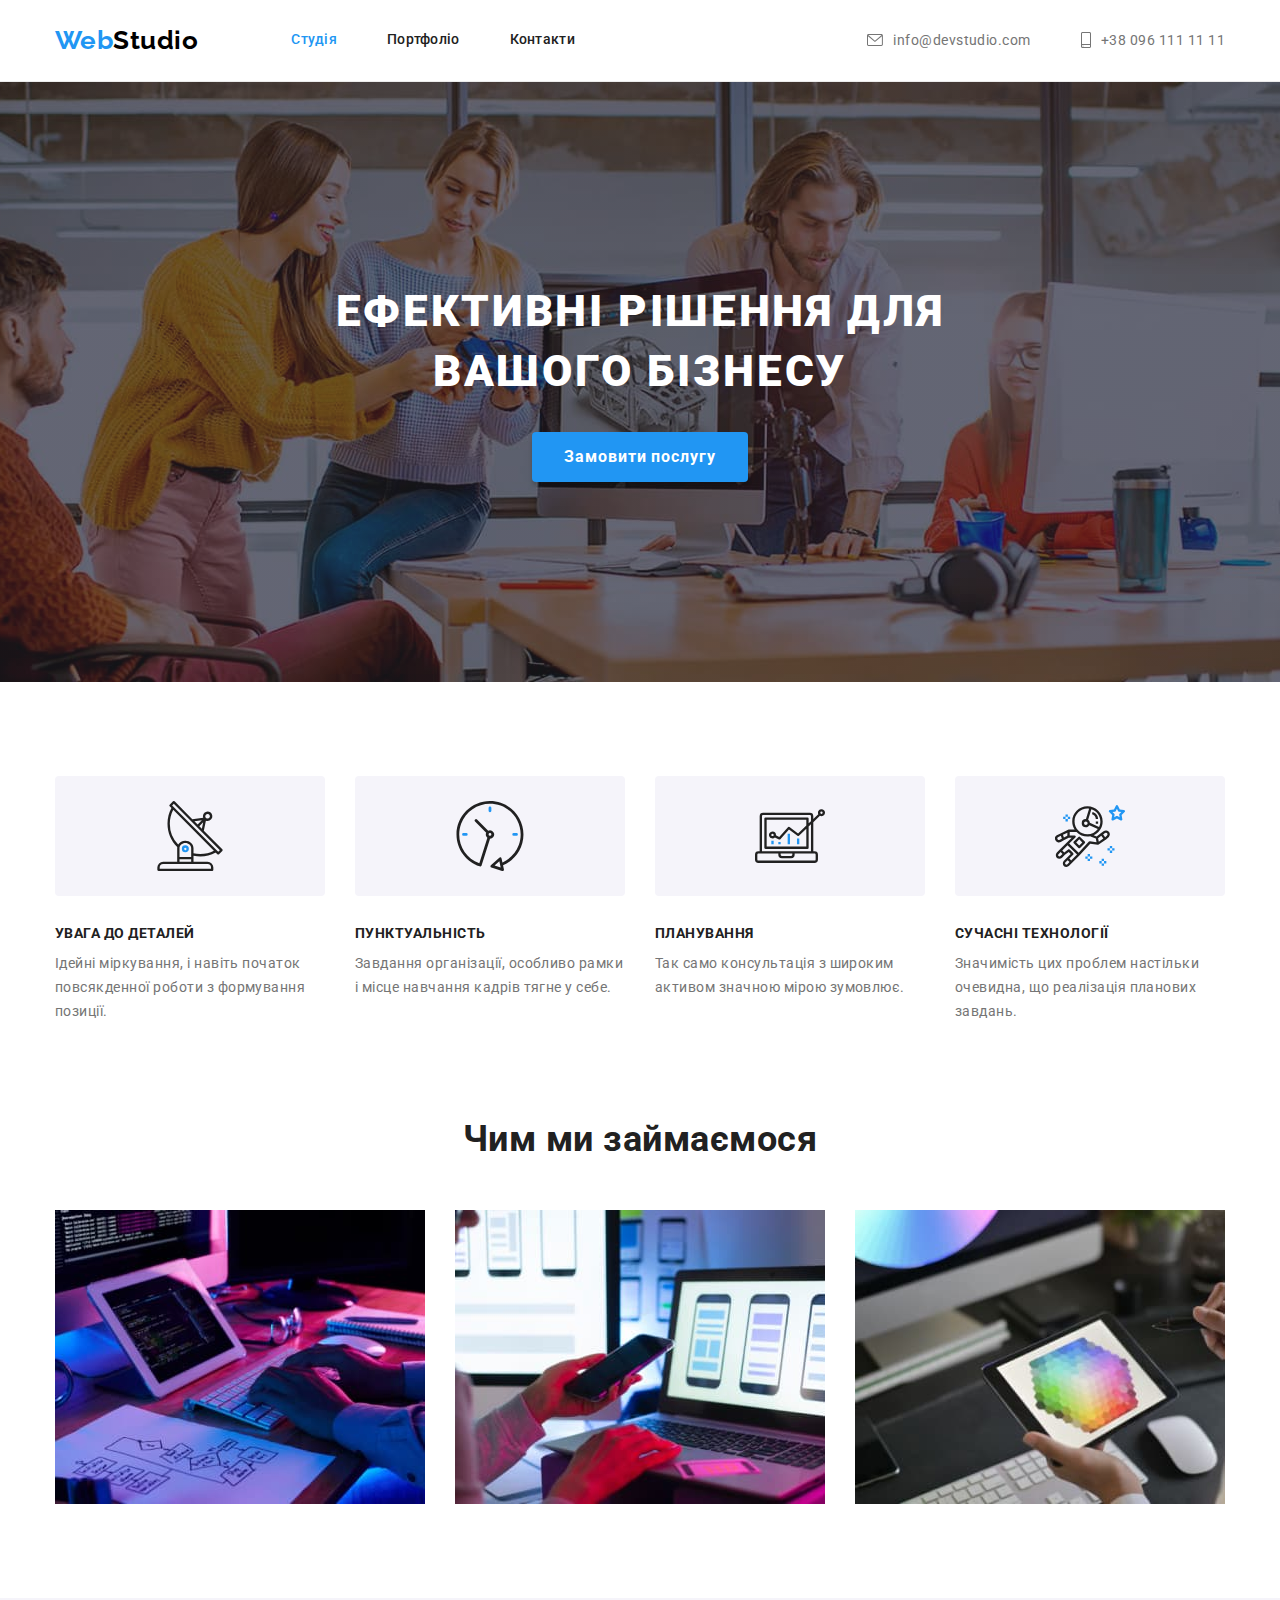
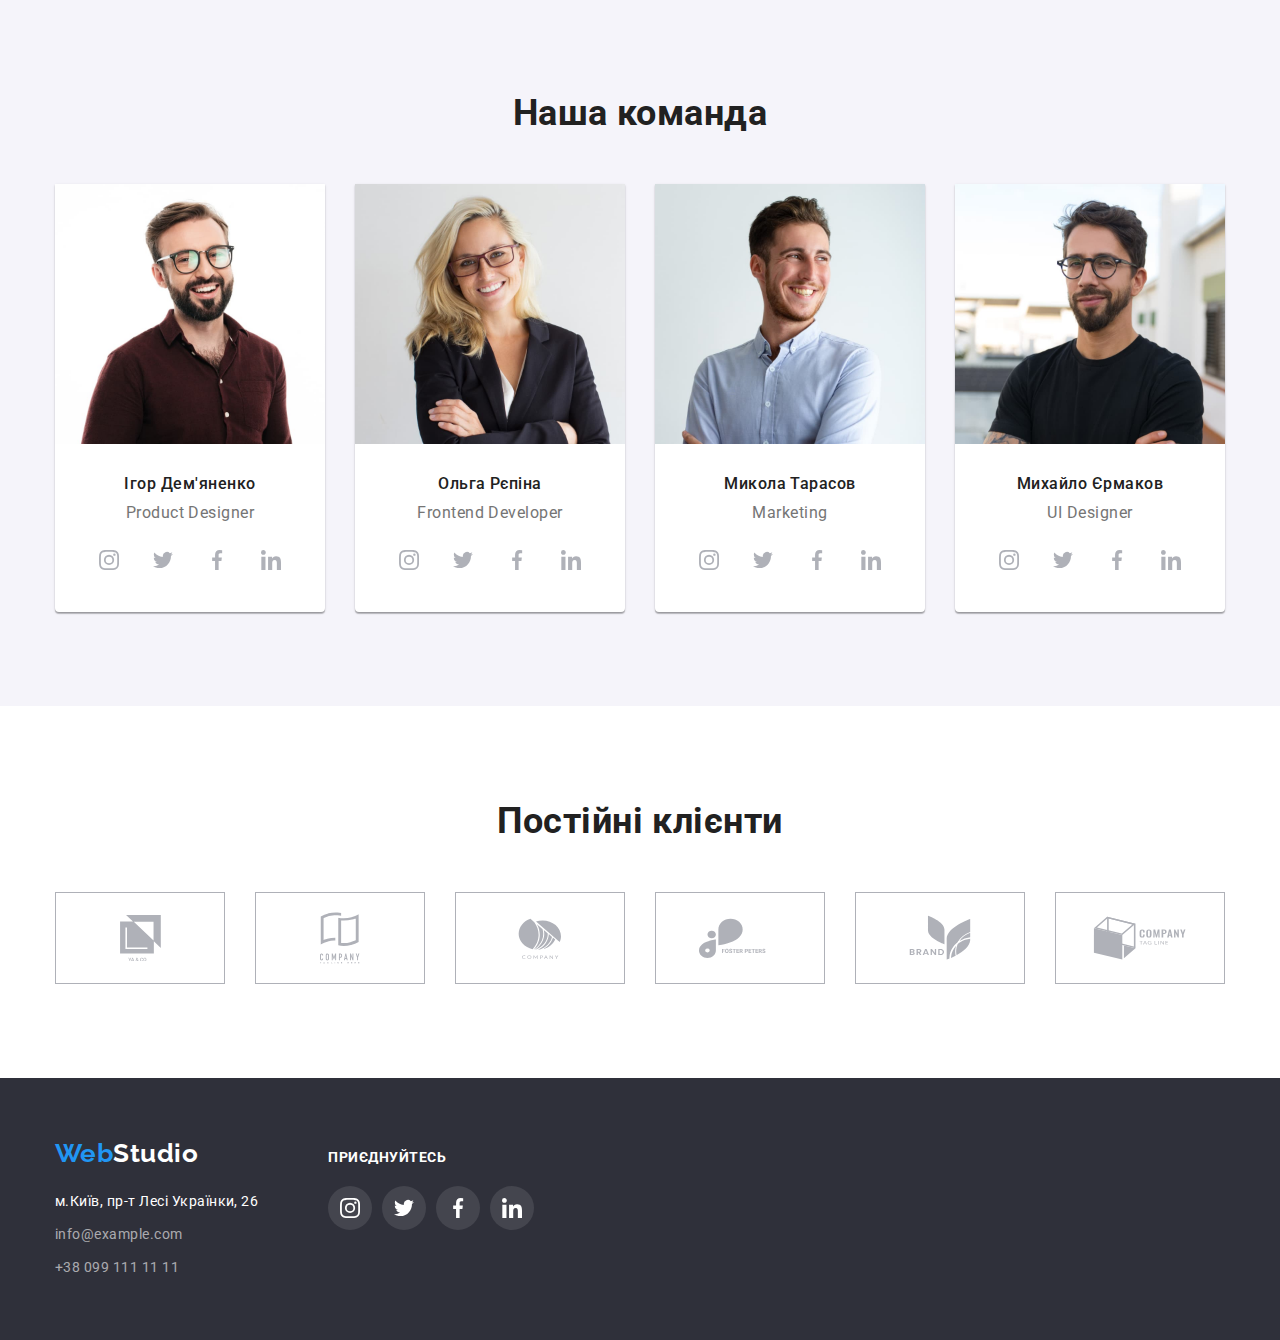
<file: index.html>
<!DOCTYPE html>
<html lang="uk">
  <head>
    <meta charset="UTF-8" />
    <meta http-equiv="X-UA-Compatible" content="IE=edge" />
    <meta name="viewport" content="width=device-width, initial-scale=1.0" />
    <title>Homework4</title>
    <link rel="preconnect" href="https://fonts.googleapis.com" />
    <link rel="preconnect" href="https://fonts.gstatic.com" crossorigin />
    <link
      href="https://fonts.googleapis.com/css2?family=Oleo+Script&family=Raleway:wght@700&family=Roboto:wght@400;500;700;900&display=swap"
      rel="stylesheet"
    />
    <link
      rel="stylesheet"
      href="https://cdnjs.cloudflare.com/ajax/libs/modern-normalize/1.1.0/modern-normalize.min.css"
    />
    <link rel="stylesheet" href="./css/styles.css" />
  </head>
  <body>
    <!--шапка сторінки-->
    <header class="page-header">
      <div class="container main-nav">
        <a href="./index.html" class="logo"
          ><span class="logo-accent">Web</span>Studio</a
        >
        <nav>
          <ul class="site-nav">
            <li class="item">
              <a href="./index.html" class="link-active">Студія</a>
            </li>
            <li class="item">
              <a href="./portfolio.html" class="link">Портфоліо</a>
            </li>
            <li class="item"><a href="" class="link">Контакти</a></li>
          </ul>
        </nav>
        <ul class="contacts">
          <li class="item">
            <a href="mailto:info@devstudio.com" class="link-contacts">
              <svg class="icon-email" width="16" height="12">
                <use href="./images/icons.svg#icon-envelope"></use>
              </svg>
              info@devstudio.com</a
            >
          </li>
          <li class="item">
            <a href="tel:+380961111111" class="link-contacts">
              <svg class="icon-telephone" width="10" height="16">
                <use href="./images/icons.svg#icon-smartphone"></use>
              </svg>
              +38 096 111 11 11</a
            >
          </li>
        </ul>
      </div>
    </header>
    <!--основна частина сторінки-->
    <main>
      <!--секція Герой-->
      <section class="hero">
        <div class="container">
          <h1 class="hero-title">Ефективні рішення для вашого бізнесу</h1>
          <button type="button" class="hero-button">Замовити послугу</button>
        </div>
      </section>

      <!--секція Особливості-->
      <section class="section">
        <div class="container">
          <h2 class="visually-hidden">Наші особливості</h2>
          <ul class="section-ul">
            <li class="advantades-li">
              <div class="icon-advantages">
                <svg class="icon-item" width="70px" height="70px">
                  <use href="./images/icons.svg#icon-antenna"></use>
                </svg>
              </div>
              <h3 class="advantages-title">Увага до деталей</h3>
              <p class="advantages-paragraph">
                Ідейні міркування, і навіть початок повсякденної роботи з
                формування позиції.
              </p>
            </li>
            <li class="advantades-li">
              <div class="icon-advantages">
                <svg class="icon-item" width="70px" height="70px">
                  <use href="./images/icons.svg#icon-clock"></use>
                </svg>
              </div>
              <h3 class="advantages-title">Пунктуальність</h3>
              <p class="advantages-paragraph">
                Завдання організації, особливо рамки і місце навчання кадрів
                тягне у себе.
              </p>
            </li>
            <li class="advantades-li">
              <div class="icon-advantages">
                <svg class="icon-item" width="70px" height="70px">
                  <use href="./images/icons.svg#icon-diagram"></use>
                </svg>
              </div>
              <h3 class="advantages-title">Планування</h3>
              <p class="advantages-paragraph">
                Так само консультація з широким активом значною мірою зумовлює.
              </p>
            </li>
            <li class="advantades-li">
              <div class="icon-advantages">
                <svg class="icon-item" width="70px" height="70px">
                  <use href="./images/icons.svg#icon-astronaut"></use>
                </svg>
              </div>
              <h3 class="advantages-title">Сучасні технології</h3>
              <p class="advantages-paragraph">
                Значимість цих проблем настільки очевидна, що реалізація
                планових завдань.
              </p>
            </li>
          </ul>
        </div>
      </section>

      <!--секція Чим ми займаємося-->
      <section class="section occupation">
        <div class="container">
          <h2 class="our-occupation">Чим ми займаємося</h2>
          <ul class="section-ul">
            <li class="item">
              <img
                src="./images/img1.jpg"
                alt="набір коду на клавіатурі"
                width="370"
              />
            </li>
            <li class="item">
              <img
                src="./images/img2.jpg"
                alt="макет майбутнього дизайну сторінки або застосунку"
                width="370"
              />
            </li>
            <li class="item">
              <img src="./images/img3.jpg" alt="палітра кольорів" width="370" />
            </li>
          </ul>
        </div>
      </section>

      <!--секція Наша команда-->
      <section class="section team">
        <div class="container">
          <h2 class="title-team">Наша команда</h2>
          <ul class="section-ul">
            <li class="member-card">
              <img
                src="./images/team/img1.jpg"
                alt="Ігор Дем'яненко"
                width="270"
              />
              <div class="member-block">
                <h3 class="member-name">Ігор Дем'яненко</h3>
                <p class="member-department">Product Designer</p>
                <ul class="connect-block">
                  <li class="social-block-item">
                    <a
                      href=""
                      class="social-block-link"
                      rel="noopener noreferrer"
                      target="_blank"
                    >
                      <svg class="icon" width="20" height="20">
                        <use href="./images/icons.svg#icon-instagram"></use>
                      </svg>
                    </a>
                  </li>
                  <li class="social-block-item">
                    <a
                      href=""
                      class="social-block-link"
                      target="_blank"
                      rel="noopener noreferrer"
                    >
                      <svg class="icon" width="20" height="20">
                        <use href="./images/icons.svg#icon-twitter"></use>
                      </svg>
                    </a>
                  </li>
                  <li class="social-block-item">
                    <a
                      href=""
                      class="social-block-link"
                      rel="noopener noreferrer"
                      target="_blank"
                    >
                      <svg class="icon" width="20" height="20">
                        <use href="./images/icons.svg#icon-facebook"></use>
                      </svg>
                    </a>
                  </li>
                  <li class="social-block-item">
                    <a
                      href=""
                      class="social-block-link"
                      rel="noopener noreferrer"
                      target="_blank"
                    >
                      <svg class="icon" width="20" height="20">
                        <use href="./images/icons.svg#icon-linkedin"></use>
                      </svg>
                    </a>
                  </li>
                </ul>
              </div>
            </li>
            <li class="member-card">
              <img
                src="./images/team/img2.jpg"
                alt="Ольга Рєпіна"
                width="270"
              />
              <div class="member-block">
                <h3 class="member-name">Ольга Рєпіна</h3>
                <p class="member-department">Frontend Developer</p>
                <ul class="connect-block">
                  <li class="social-block-item">
                    <a
                      href=""
                      class="social-block-link"
                      rel="noopener noreferrer"
                      target="_blank"
                    >
                      <svg class="icon" width="20" height="20">
                        <use href="./images/icons.svg#icon-instagram"></use>
                      </svg>
                    </a>
                  </li>
                  <li class="social-block-item">
                    <a
                      href=""
                      class="social-block-link"
                      target="_blank"
                      rel="noopener noreferrer"
                    >
                      <svg class="icon" width="20" height="20">
                        <use href="./images/icons.svg#icon-twitter"></use>
                      </svg>
                    </a>
                  </li>
                  <li class="social-block-item">
                    <a
                      href=""
                      class="social-block-link"
                      rel="noopener noreferrer"
                      target="_blank"
                    >
                      <svg class="icon" width="20" height="20">
                        <use href="./images/icons.svg#icon-facebook"></use>
                      </svg>
                    </a>
                  </li>
                  <li class="social-block-item">
                    <a
                      href=""
                      class="social-block-link"
                      rel="noopener noreferrer"
                      target="_blank"
                    >
                      <svg class="icon" width="20" height="20">
                        <use href="./images/icons.svg#icon-linkedin"></use>
                      </svg>
                    </a>
                  </li>
                </ul>
              </div>
            </li>
            <li class="member-card">
              <img
                src="./images/team/img3.jpg"
                alt="Микола Тарасов"
                width="270"
              />
              <div class="member-block">
                <h3 class="member-name">Микола Тарасов</h3>
                <p class="member-department">Marketing</p>
                <ul class="connect-block">
                  <li class="social-block-item">
                    <a
                      href=""
                      class="social-block-link"
                      rel="noopener noreferrer"
                      target="_blank"
                    >
                      <svg class="icon" width="20" height="20">
                        <use href="./images/icons.svg#icon-instagram"></use>
                      </svg>
                    </a>
                  </li>
                  <li class="social-block-item">
                    <a
                      href=""
                      class="social-block-link"
                      target="_blank"
                      rel="noopener noreferrer"
                    >
                      <svg class="icon" width="20" height="20">
                        <use href="./images/icons.svg#icon-twitter"></use>
                      </svg>
                    </a>
                  </li>
                  <li class="social-block-item">
                    <a
                      href=""
                      class="social-block-link"
                      rel="noopener noreferrer"
                      target="_blank"
                    >
                      <svg class="icon" width="20" height="20">
                        <use href="./images/icons.svg#icon-facebook"></use>
                      </svg>
                    </a>
                  </li>
                  <li class="social-block-item">
                    <a
                      href=""
                      class="social-block-link"
                      rel="noopener noreferrer"
                      target="_blank"
                    >
                      <svg class="icon" width="20" height="20">
                        <use href="./images/icons.svg#icon-linkedin"></use>
                      </svg>
                    </a>
                  </li>
                </ul>
              </div>
            </li>
            <li class="member-card">
              <img
                src="./images/team/img4.jpg"
                alt="Михайло Єрмаков"
                width="270"
              />
              <div class="member-block">
                <h3 class="member-name">Михайло Єрмаков</h3>
                <p class="member-department">UI Designer</p>
                <ul class="connect-block">
                  <li class="social-block-item">
                    <a
                      href=""
                      class="social-block-link"
                      rel="noopener noreferrer"
                      target="_blank"
                    >
                      <svg class="icon" width="20" height="20">
                        <use href="./images/icons.svg#icon-instagram"></use>
                      </svg>
                    </a>
                  </li>
                  <li class="social-block-item">
                    <a
                      href=""
                      class="social-block-link"
                      target="_blank"
                      rel="noopener noreferrer"
                    >
                      <svg class="icon" width="20" height="20">
                        <use href="./images/icons.svg#icon-twitter"></use>
                      </svg>
                    </a>
                  </li>
                  <li class="social-block-item">
                    <a
                      href=""
                      class="social-block-link"
                      rel="noopener noreferrer"
                      target="_blank"
                    >
                      <svg class="icon" width="20" height="20">
                        <use href="./images/icons.svg#icon-facebook"></use>
                      </svg>
                    </a>
                  </li>
                  <li class="social-block-item">
                    <a
                      href=""
                      class="social-block-link"
                      rel="noopener noreferrer"
                      target="_blank"
                    >
                      <svg class="icon" width="20" height="20">
                        <use href="./images/icons.svg#icon-linkedin"></use>
                      </svg>
                    </a>
                  </li>
                </ul>
              </div>
            </li>
          </ul>
        </div>
      </section>
    </main>

    <!--Секція Постійні клієнти-->
    <section class="section">
      <div class="container">
        <h2 class="title-team">Постійні клієнти</h2>
        <ul class="clients">
          <li class="clients-block">
            <a
              href=""
              class="clients-link"
              target="_blank"
              rel="noreferrer noopener nofollow"
            >
              <svg class="icon-clients" width="41" height="46.7">
                <use href="./images/icons.svg#icon-client1"></use>
              </svg>
            </a>
          </li>
          <li class="clients-block">
            <a
              href=""
              class="clients-link"
              target="_blank"
              rel="noreferrer noopener"
            >
              <svg class="icon-clients" width="40" height="52">
                <use href="./images/icons.svg#icon-client2"></use>
              </svg>
            </a>
          </li>
          <li class="clients-block">
            <a
              href=""
              class="clients-link"
              target="_blank"
              rel="noreferrer noopener"
            >
              <svg class="icon-clients" width="43.46" height="41.18">
                <use href="./images/icons.svg#icon-client3"></use>
              </svg>
            </a>
          </li>
          <li class="clients-block">
            <a
              href=""
              class="clients-link"
              target="_blank"
              rel="noreferrer noopener"
            >
              <svg class="icon-clients" width="84.44" height="40.62">
                <use href="./images/icons.svg#icon-client4"></use>
              </svg>
            </a>
          </li>
          <li class="clients-block">
            <a
              href=""
              class="clients-link"
              target="_blank"
              rel="noreferrer noopener"
            >
              <svg class="icon-clients" width="62.54" height="45.43">
                <use href="./images/icons.svg#icon-client5"></use>
              </svg>
            </a>
          </li>
          <li class="clients-block">
            <a
              href=""
              class="clients-link"
              target="_blank"
              rel="noreferrer noopener"
            >
              <svg class="icon-clients" width="93.79" height="43.93">
                <use href="./images/icons.svg#icon-client6"></use>
              </svg>
            </a>
          </li>
        </ul>
      </div>
    </section>

    <!--Секція footer-->
    <footer class="footer">
      <div class="container footer-list">
        <div class="footer-address">
          <a href="./index.html" class="logo-footer"
            ><span class="logo-accent">Web</span>Studio</a
          >
          <address class="address">
            <ul class="contacts-list">
              <li class="contacts-item">
                <a
                  href="https://goo.gl/maps/CPtrU1FHBa2aNyZL9"
                  target="_blank"
                  rel="noopener noreferrer nofollow"
                  class="link-address"
                  >м.Київ, пр-т Лесі Українки, 26</a
                >
              </li>
              <li class="contacts-item">
                <a href="mailto:info@example.com" class="link-footer"
                  >info@example.com</a
                >
              </li>
              <li class="contacts-item">
                <a href="tel:+380991111111" class="link-footer"
                  >+38 099 111 11 11</a
                >
              </li>
            </ul>
          </address>
        </div>

        <div class="connect">
          <p class="connect-text">приєднуйтесь</p>
          <ul class="connect-block">
            <li class="social-block-item">
              <a
                href=""
                class="social-block-link"
                rel="noopener noreferrer"
                target="_blank"
              >
                <svg class="icon" width="20" height="20">
                  <use href="./images/icons.svg#icon-instagram"></use>
                </svg>
              </a>
            </li>
            <li class="social-block-item">
              <a
                href=""
                class="social-block-link"
                target="_blank"
                rel="noopener noreferrer"
              >
                <svg class="icon" width="20" height="20">
                  <use href="./images/icons.svg#icon-twitter"></use>
                </svg>
              </a>
            </li>
            <li class="social-block-item">
              <a
                href=""
                class="social-block-link"
                rel="noopener noreferrer"
                target="_blank"
              >
                <svg class="icon" width="20" height="20">
                  <use href="./images/icons.svg#icon-facebook"></use>
                </svg>
              </a>
            </li>
            <li class="social-block-item">
              <a
                href=""
                class="social-block-link"
                rel="noopener noreferrer"
                target="_blank"
              >
                <svg class="icon" width="20" height="20">
                  <use href="./images/icons.svg#icon-linkedin"></use>
                </svg>
              </a>
            </li>
          </ul>
        </div>
      </div>
    </footer>
  </body>
</html>
</file>
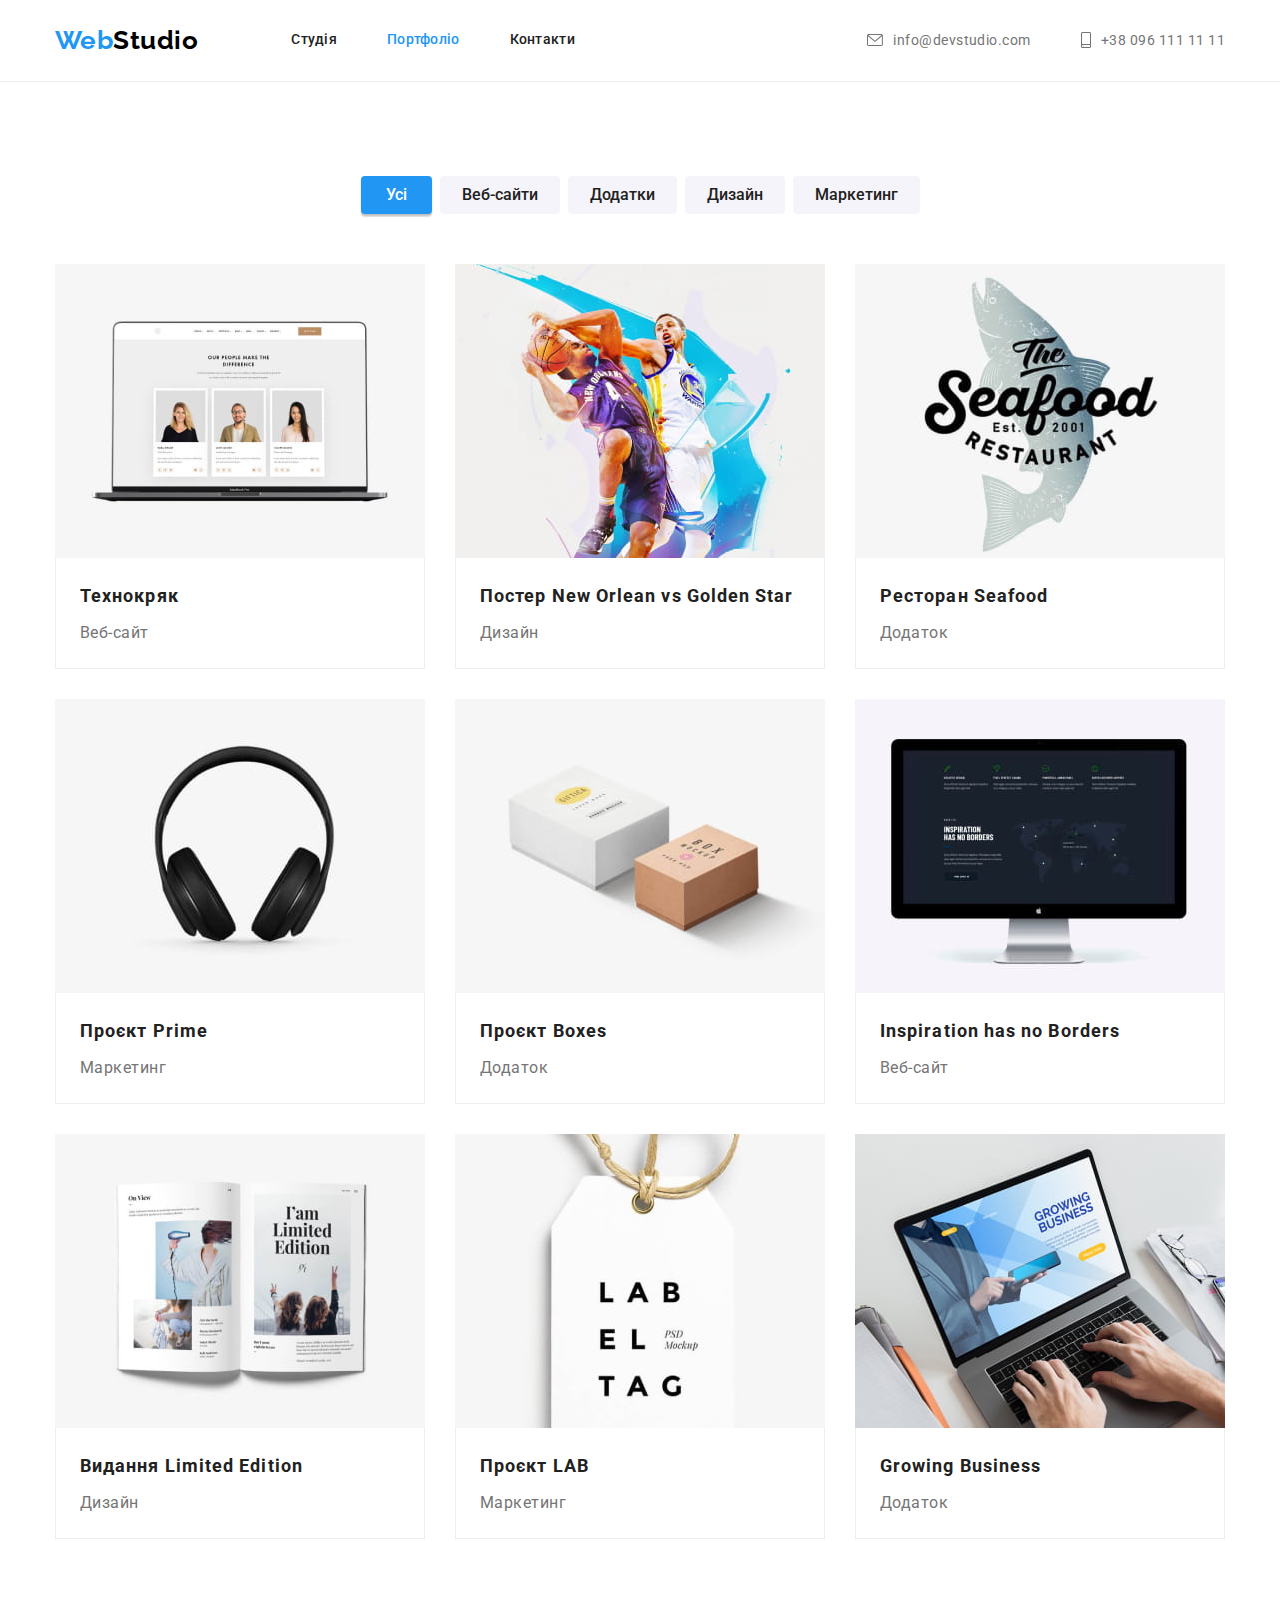
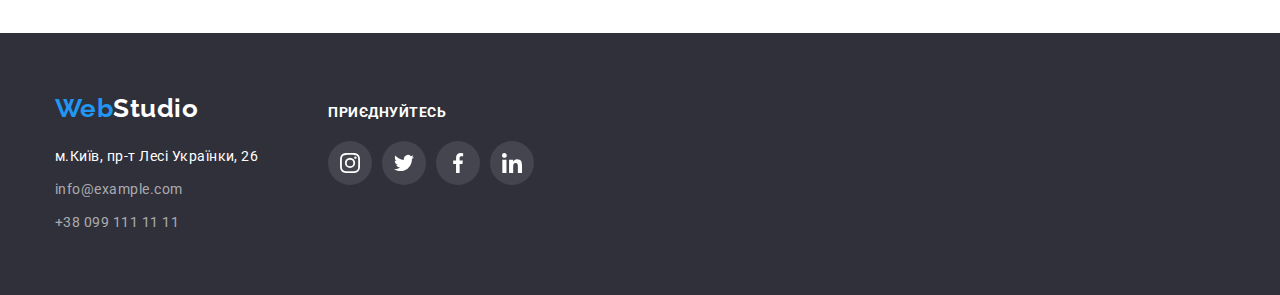
<file: portfolio.html>
<!DOCTYPE html>
<html lang="uk">
  <head>
    <meta charset="UTF-8" />
    <meta http-equiv="X-UA-Compatible" content="IE=edge" />
    <meta name="viewport" content="width=device-width, initial-scale=1.0" />
    <title>Portfolio</title>
    <link rel="preconnect" href="https://fonts.googleapis.com" />
    <link rel="preconnect" href="https://fonts.gstatic.com" crossorigin />
    <link
      href="https://fonts.googleapis.com/css2?family=Oleo+Script&family=Raleway:wght@700&family=Roboto:wght@400;500;700;900&display=swap"
      rel="stylesheet"
    />
    <link
      rel="stylesheet"
      href="https://cdnjs.cloudflare.com/ajax/libs/modern-normalize/1.1.0/modern-normalize.min.css"
    />
    <link rel="stylesheet" href="./css/styles.css" />
  </head>

  <body>
    <!--шапка сторінки-->
    <header class="page-header">
      <div class="container main-nav">
        <a href="./index.html" class="logo"
          ><span class="logo-accent">Web</span>Studio</a
        >
        <nav>
          <ul class="site-nav">
            <li class="item"><a href="./index.html" class="link">Студія</a></li>
            <li class="item">
              <a href="./portfolio.html" class="link-active">Портфоліо</a>
            </li>
            <li class="item"><a href="" class="link">Контакти</a></li>
          </ul>
        </nav>
        <ul class="contacts">
          <li class="item">
            <a href="mailto:info@devstudio.com" class="link-contacts">
              <svg class="icon-email" width="16" height="12">
                <use href="./images/icons.svg#icon-envelope"></use>
              </svg>
              info@devstudio.com</a
            >
          </li>
          <li class="item">
            <a href="tel:+380961111111" class="link-contacts">
              <svg class="icon-telephone" width="10" height="16">
                <use href="./images/icons.svg#icon-smartphone"></use>
              </svg>
              +38 096 111 11 11</a
            >
          </li>
        </ul>
      </div>
    </header>

    <!--основна частина сторінки-->
    <main>
      <section class="section">
        <div class="container">
          <h1 class="visually-hidden">Наші роботи</h1>
          <ul class="menu">
            <li class="menu-item">
              <button type="button" class="buttons-primary">Усі</button>
            </li>
            <li class="menu-item">
              <button type="button" class="buttons">Веб-сайти</button>
            </li>
            <li class="menu-item">
              <button type="button" class="buttons">Додатки</button>
            </li>
            <li class="menu-item">
              <button type="button" class="buttons">Дизайн</button>
            </li>
            <li class="menu-item">
              <button type="button" class="buttons">Маркетинг</button>
            </li>
          </ul>

          <ul class="gallery">
            <li class="gallery-item">
              <a href="" class="gallery-items">
                <img
                  src="./images/portfolio/img1.jpg"
                  alt="картинка веб-сайту"
                  width="370"
                />
                <div class="gallery-block">
                  <h2 class="company-description">Технокряк</h2>
                  <p class="company-division">Веб-сайт</p>
                </div>
              </a>
            </li>
            <li class="gallery-item">
              <a href="" class="gallery-items">
                <img
                  src="./images/portfolio/img2.jpg"
                  alt="два баскетболіста з мячем"
                  width="370"
                />
                <div class="gallery-block">
                  <h2 class="company-description">
                    Постер New Orlean vs Golden Star
                  </h2>
                  <p class="company-division">Дизайн</p>
                </div>
              </a>
            </li>
            <li class="gallery-item">
              <a href="" class="gallery-items">
                <img
                  src="./images/portfolio/img3.jpg"
                  alt="логотип ресторану з рибою"
                  width="370"
                />
                <div class="gallery-block">
                  <h2 class="company-description">Ресторан Seafood</h2>
                  <p class="company-division">Додаток</p>
                </div>
              </a>
            </li>
            <li class="gallery-item">
              <a href="" class="gallery-items">
                <img
                  src="./images/portfolio/img4.jpg"
                  alt="навушники"
                  width="370"
                />
                <div class="gallery-block">
                  <h2 class="company-description">Проєкт Prime</h2>
                  <p class="company-division">Маркетинг</p>
                </div>
              </a>
            </li>
            <li class="gallery-item">
              <a href="" class="gallery-items">
                <img
                  src="./images/portfolio/img5.jpg"
                  alt="дві коробки"
                  width="370"
                />
                <div class="gallery-block">
                  <h2 class="company-description">Проєкт Boxes</h2>
                  <p class="company-division">Додаток</p>
                </div>
              </a>
            </li>
            <li class="gallery-item">
              <a href="" class="gallery-items">
                <img
                  src="./images/portfolio/img6.jpg"
                  alt="монітор з відкритим сайтом"
                  width="370"
                />
                <div class="gallery-block">
                  <h2 class="company-description">
                    Inspiration has no Borders
                  </h2>
                  <p class="company-division">Веб-сайт</p>
                </div>
              </a>
            </li>
            <li class="gallery-item">
              <a href="" class="gallery-items">
                <img
                  src="./images/portfolio/img7.jpg"
                  alt="розгорнута книга"
                  width="370"
                />
                <div class="gallery-block">
                  <h2 class="company-description">Видання Limited Edition</h2>
                  <p class="company-division">Дизайн</p>
                </div>
              </a>
            </li>
            <li class="gallery-item">
              <a href="" class="gallery-items">
                <img
                  src="./images/portfolio/img8.jpg"
                  alt="єтикетка з назвою"
                  width="370"
                />
                <div class="gallery-block">
                  <h2 class="company-description">Проєкт LAB</h2>
                  <p class="company-division">Маркетинг</p>
                </div>
              </a>
            </li>
            <li class="gallery-item">
              <a href="" class="gallery-items">
                <img
                  src="./images/portfolio/img9.jpg"
                  alt="робота з сайтом на ноутбуці"
                  width="370"
                />
                <div class="gallery-block">
                  <h2 class="company-description">Growing Business</h2>
                  <p class="company-division">Додаток</p>
                </div>
              </a>
            </li>
          </ul>
        </div>
      </section>
    </main>

    <!--Секція footer-->
    <footer class="footer">
      <div class="container footer-list">
        <div class="footer-address">
          <a href="./index.html" class="logo-footer"
            ><span class="logo-accent">Web</span>Studio</a
          >
          <address class="address">
            <ul class="contacts-list">
              <li class="contacts-item">
                <a
                  href="https://goo.gl/maps/CPtrU1FHBa2aNyZL9"
                  target="_blank"
                  rel="noopener noreferrer nofollow"
                  class="link-address"
                  >м.Київ, пр-т Лесі Українки, 26</a
                >
              </li>
              <li class="contacts-item">
                <a href="mailto:info@example.com" class="link-footer"
                  >info@example.com</a
                >
              </li>
              <li class="contacts-item">
                <a href="tel:+380991111111" class="link-footer"
                  >+38 099 111 11 11</a
                >
              </li>
            </ul>
          </address>
        </div>

        <div class="connect">
          <p class="connect-text">приєднуйтесь</p>
          <ul class="connect-block">
            <li class="social-block-item">
              <a
                href=""
                class="social-block-link"
                rel="noopener noreferrer"
                target="_blank"
              >
                <svg class="icon" width="20" height="20">
                  <use href="./images/icons.svg#icon-instagram"></use>
                </svg>
              </a>
            </li>
            <li class="social-block-item">
              <a
                href=""
                class="social-block-link"
                target="_blank"
                rel="noopener noreferrer"
              >
                <svg class="icon" width="20" height="20">
                  <use href="./images/icons.svg#icon-twitter"></use>
                </svg>
              </a>
            </li>
            <li class="social-block-item">
              <a
                href=""
                class="social-block-link"
                rel="noopener noreferrer"
                target="_blank"
              >
                <svg class="icon" width="20" height="20">
                  <use href="./images/icons.svg#icon-facebook"></use>
                </svg>
              </a>
            </li>
            <li class="social-block-item">
              <a
                href=""
                class="social-block-link"
                rel="noopener noreferrer"
                target="_blank"
              >
                <svg class="icon" width="20" height="20">
                  <use href="./images/icons.svg#icon-linkedin"></use>
                </svg>
              </a>
            </li>
          </ul>
        </div>
      </div>
    </footer>
  </body>
</html>
</file>
<file: css/styles.css>
html {
  box-sizing: border-box;
}

*,
*::after,
*::before {
  box-sizing: inherit;
}

/* обнулення відступів зверху і знизу єлементів */
h1,
h2,
h3,
h4,
h5,
h6,
p,
ul {
  margin-top: 0;
  margin-bottom: 0;
}

:root {
  --logo-color: #2196f3;
  --logo-sec-color: #000000;
  --main-text-color: #212121;
  --second-text-color: #757575;
  --main-bkgrd-color: #ffffff;
  --second-bkgrd-color: #2f303a;
  --third-bkgrd-color: #f5f4fa;
  --link-footer-color: rgba(255, 255, 255, 0.6);
  --button-hero-active: #188ce8;
  --card-set-gap: 30px;
  --bkgrd-link-color: #afb1b8;
  --bkgrd-link-sec-color: rgba(255, 255, 255, 0.1);
}

body {
  font-family: Roboto, sans-serif;
  letter-spacing: 0.03em;
  color: var(--main-text-color);
  background-color: var(--main-bkgrd-color);
}
ul {
  list-style: none;
  padding-left: 0;
}

.container {
  width: 1200px;
  padding-left: 15px;
  padding-right: 15px;
  margin-right: auto;
  margin-left: auto;
}

.section {
  padding-top: 94px;
  padding-bottom: 94px;
}

img {
  display: block;
  max-width: 100%;
  height: auto;
}

/* лого */
.logo {
  font-family: Raleway;
  font-weight: 700;
  font-size: 26px;
  line-height: 1.19;
  color: var(--logo-sec-color);
  text-decoration: none;
  padding-top: 25px;
  padding-bottom: 25px;
  margin-right: 93px;
}

.logo-accent {
  color: var(--logo-color);
}

.page-header {
  border-bottom: 1px solid #ececec;
}
/* Навігація сторінки */
.site-nav {
  font-weight: 500;
  font-size: 14px;
  line-height: 1.14;
  letter-spacing: 0.02em;
  color: var(--main-text-color);
  display: flex;
}

.site-nav .item + .item {
  margin-left: 50px;
}

.link-active {
  color: #2196f3;
  text-decoration: none;

  padding-top: 32px;
  padding-bottom: 32px;
  display: inline-block;
}

.link {
  color: var(--main-text-color);
  text-decoration: none;

  padding-top: 32px;
  padding-bottom: 32px;
  display: inline-block;
}

.link:hover,
.link:focus {
  color: var(--logo-color);
}

.link-contacts {
  font-size: 14px;
  color: var(--second-text-color);
  text-decoration: none;

  padding-top: 32px;
  padding-bottom: 32px;

  display: flex;
  align-items: center;
  justify-content: center;
}

.link-contacts:hover,
.link-contacts:focus {
  color: var(--logo-color);
}

.contacts {
  display: flex;
  margin-left: auto;
}
.contacts .item {
  display: flex;
}
.contacts .item + .item {
  margin-left: 50px;
}

.icon-email {
  margin-right: 10px;
  fill: currentColor;
}

.icon-telephone {
  margin-right: 10px;
  fill: currentColor;
}

.main-nav {
  display: flex;
  align-items: center;
}
/* секція Герой */
.hero-title {
  width: 696px;
  font-weight: 900;
  font-size: 44px;
  line-height: 1.36;
  letter-spacing: 0.06em;
  text-transform: uppercase;
  color: var(--main-bkgrd-color);

  margin: 0 auto 30px auto;
}

.hero {
  background-color: var(--second-bkgrd-color);
  text-align: center;
  padding-top: 200px;
  padding-bottom: 200px;
  margin-left: auto;
  margin-right: auto;
  height: 600px;
  max-width: 1600px;
  background-image: linear-gradient(
      to right,
      rgba(47, 48, 58, 0.4),
      rgba(47, 48, 58, 0.4)
    ),
    url("../images/bg_hero.jpg");
  background-position: center;
  background-size: cover;
  background-repeat: no-repeat;
}

.hero-button {
  font-weight: 700;
  font-size: 16px;
  line-height: 1.88;
  letter-spacing: 0.06em;
  color: var(--main-bkgrd-color);
  background-color: var(--logo-color);
  cursor: pointer;

  border-width: 0;
  box-shadow: 0px 4px 4px rgba(0, 0, 0, 0.15);
  border-radius: 4px;
  padding: 10px 32px;
}

.hero-button:focus,
.hero-button:hover {
  background-color: var(--button-hero-active);
}
/* секція Особливості */
.advantages-title {
  font-size: 14px;
  font-weight: 700;
  line-height: 1.14;
  text-transform: uppercase;

  margin-bottom: 10px;
}

.advantages-paragraph {
  font-size: 14px;
  line-height: 1.71;
  color: var(--second-text-color);
}

.icon-advantages {
  display: flex;
  align-items: center;
  justify-content: center;
  height: 120px;
  width: 270px;
  background-color: var(--third-bkgrd-color);
  margin-bottom: 30px;
  border-radius: 4px;
}

.advantades-li:not(:last-child) {
  margin-right: 30px;
}

.occupation {
  padding-top: 0;
}
/* секція Чим ми займаємося */
.our-occupation {
  font-weight: 700;
  font-size: 36px;
  line-height: 1.17;
  text-align: center;

  margin-bottom: 50px;
}

.section-ul {
  display: flex;
}

.section-ul .item + .item {
  margin-left: 30px;
}

/* секція Наша команда */
.team {
  background-color: var(--third-bkgrd-color);
}
.title-team {
  font-weight: 700;
  font-size: 36px;
  line-height: 1.17;
  text-align: center;

  margin-bottom: 50px;
}
.member-name {
  font-weight: 500;
  font-size: 16px;
  line-height: 1.19;
  text-align: center;

  margin-bottom: 10px;
}
.member-department {
  font-size: 16px;
  line-height: 1.19;
  text-align: center;
  color: var(--second-text-color);

  margin-bottom: 16px;
}

.member-block {
  padding: 30px 32px;
}

.member-card {
  background: var(--main-bkgrd-color);
  margin-right: 30px;
  box-shadow: 0px 1px 3px rgba(0, 0, 0, 0.12), 0px 1px 1px rgba(0, 0, 0, 0.14),
    0px 2px 1px rgba(0, 0, 0, 0.2);
  border-radius: 0px 0px 4px 4px;
}

.member-card:last-child {
  margin-right: 0;
}

.connect-block {
  display: inline-flex;
}

.social-block-item + .social-block-item {
  margin-left: 10px;
}

.social-block-link {
  display: flex;
  justify-content: center;
  align-items: center;
  width: 44px;
  height: 44px;
  border-radius: 50%;
  background-color: var(--main-bkgrd-color);
  fill: var(--bkgrd-link-color);
}

.social-block-link:hover,
.social-block-link:focus {
  background-color: var(--logo-color);
  fill: var(--main-bkgrd-color);
}

/* Секція footer */
.footer {
  background-color: var(--second-bkgrd-color);
  text-decoration: none;
  font-size: 14px;
  line-height: 1.71;

  padding-top: 60px;
  padding-bottom: 60px;
}

.logo-footer {
  font-family: "Raleway";
  font-weight: 700;
  font-size: 26px;
  line-height: 1.19;
  color: var(--main-bkgrd-color);
  text-decoration: none;
}

.link-address {
  font-style: normal;
  color: var(--main-bkgrd-color);
  text-decoration: none;
}

.link-footer {
  font-style: normal;
  color: var(--link-footer-color);
  text-decoration: none;
}

.link-footer:hover,
.link-footer:focus {
  color: var(--logo-color);
}

.contacts-item:not(:last-child) {
  margin-bottom: 9px;
}

.address {
  margin-top: 20px;
}

.footer-list {
  display: flex;
  align-items: baseline;
}
.connect {
  margin-left: 70px;
}

.connect-text {
  font-weight: 700;
  line-height: 1.14;
  text-transform: uppercase;
  color: var(--main-bkgrd-color);

  margin-bottom: 20px;
}

.connect .social-block-link {
  background-color: var(--bkgrd-link-sec-color);
}

.connect .icon {
  fill: var(--main-bkgrd-color);
}

.connect .social-block-link:focus,
.connect .social-block-link:hover {
  background-color: var(--logo-color);
}

/* Секція Постійні клієнти */
.clients {
  display: flex;
}

.clients-block {
  width: 170px;
  height: 92px;
  border-radius: 4px;
}

.clients-block:not(:last-child) {
  margin-right: 30px;
}

.clients-link {
  display: flex;
  justify-content: center;
  align-items: center;
  height: 100%;
  fill: var(--bkgrd-link-color);
  border: 1px solid #afb1b8;
}

.clients-block .clients-link:hover,
.clients-block .clients-link:focus {
  fill: var(--button-hero-active);
  border-color: var(--logo-color);
}
/* розмітка portfolio.html */
/* кнопки */
.buttons-primary {
  font-weight: 500;
  font-size: 16px;
  line-height: 1.62;
  text-align: center;
  color: var(--main-bkgrd-color);
  background-color: var(--logo-color);
  cursor: pointer;
  padding: 6px 25px;
  border-radius: 4px;
  border: 0;
  box-shadow: 0px 3px 1px rgba(0, 0, 0, 0.1), 0px 1px 2px rgba(0, 0, 0, 0.08),
    0px 2px 2px rgba(0, 0, 0, 0.12);
}
.buttons {
  font-weight: 500;
  font-size: 16px;
  line-height: 1.62;
  text-align: center;
  color: var(--main-text-color);
  background-color: var(--third-bkgrd-color);
  cursor: pointer;
  padding: 6px 22px;
  border-radius: 4px;
  border: 0;
}

.buttons:hover,
.buttons:focus {
  color: var(--main-bkgrd-color);
  background-color: var(--logo-color);
  box-shadow: 0px 3px 1px rgba(0, 0, 0, 0.1), 0px 1px 2px rgba(0, 0, 0, 0.08),
    0px 2px 2px rgba(0, 0, 0, 0.12);
}

.company-description {
  font-style: normal;
  font-weight: 700;
  font-size: 18px;
  line-height: 2;
  letter-spacing: 0.06em;
  color: var(--main-text-color);

  margin-top: 0;
  margin-bottom: 4px;
}

.company-division {
  font-size: 16px;
  line-height: 1.88;
  color: var(--second-text-color);
  font-style: normal;

  margin-top: 0;
  margin-bottom: 0;
}

.menu {
  display: flex;
  justify-content: center;
  margin-bottom: 50px;
}

.menu-item:not(:last-child) {
  margin-right: 8px;
}

.gallery {
  display: flex;
  flex-wrap: wrap;
  margin-left: calc(-1 * var(--card-set-gap));
  margin-top: calc(-1 * var(--card-set-gap));
}

.gallery-items {
  text-decoration: none;
  margin-bottom: 0;
  display: inline-block;
}

.gallery-item {
  margin-left: var(--card-set-gap);
  margin-top: var(--card-set-gap);
  flex-basis: calc(100% / 3 - var(--card-set-gap));
}

.gallery-items:hover,
.gallery-items:focus {
  box-shadow: 0px 1px 1px rgba(0, 0, 0, 0.12), 0px 4px 4px rgba(0, 0, 0, 0.06),
    1px 4px 6px rgba(0, 0, 0, 0.16);
}
.gallery-block {
  padding: 20px 24px;
  border-left: 1px solid #eeeeee;
  border-bottom: 1px solid #eeeeee;
  border-right: 1px solid #eeeeee;
}

/* hidden text*/
.visually-hidden {
  position: absolute;
  white-space: nowrap;
  width: 1px;
  height: 1px;
  overflow: hidden;
  border: 0;
  padding: 0;
  clip: rect(0 0 0 0);
  clip-path: inset(50%);
  margin: -1px;
}
</file>
